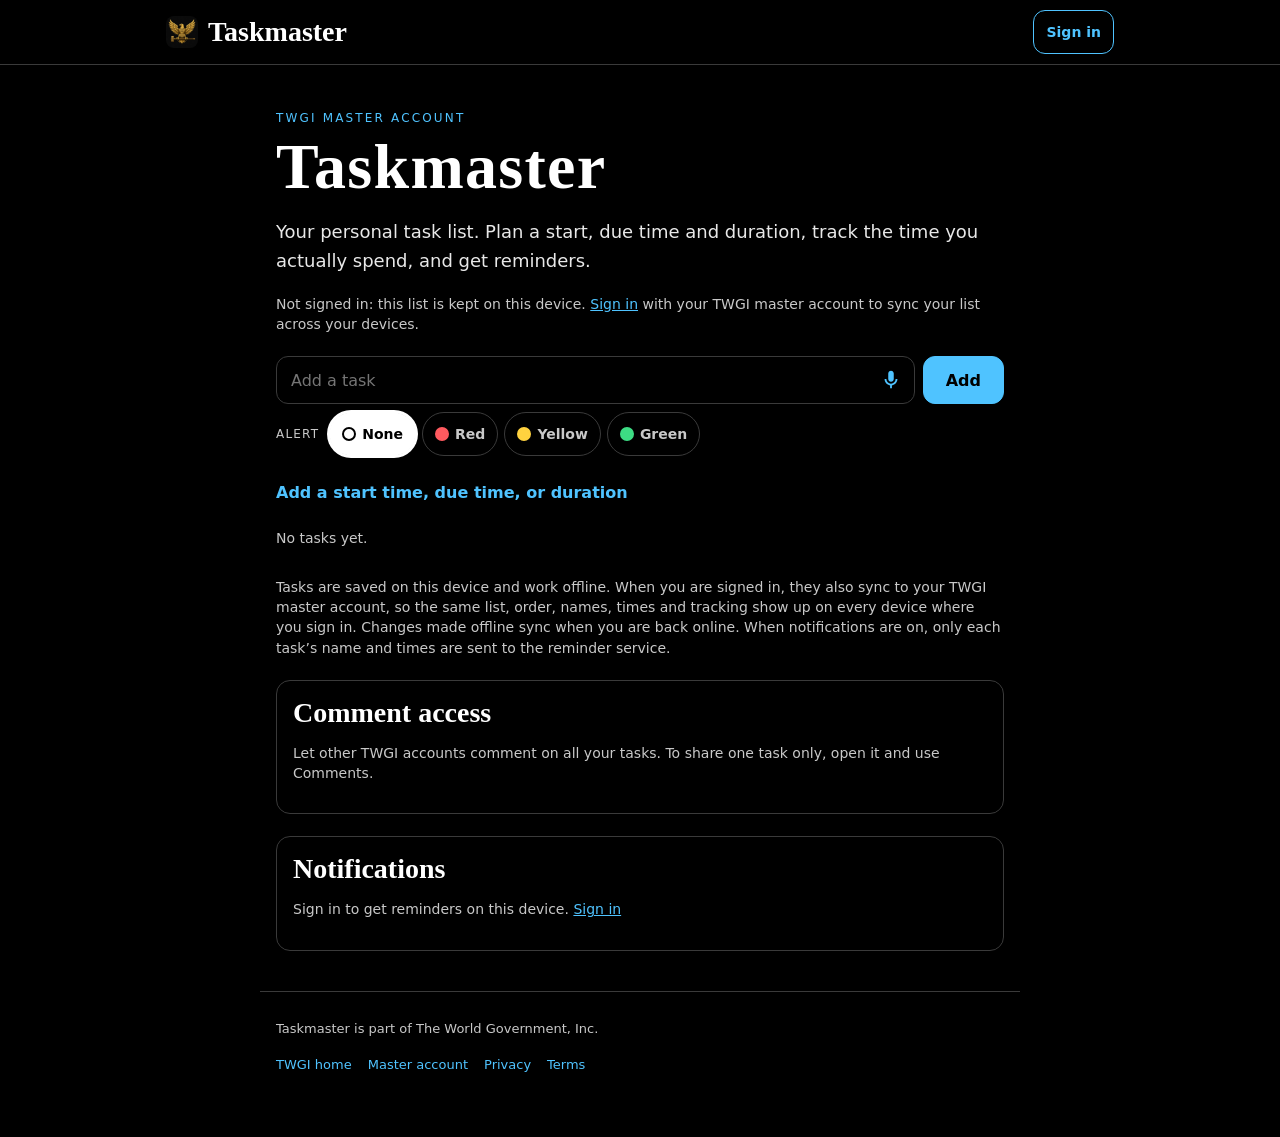
<file: index.html>
<!DOCTYPE html>
<html lang="en">
<head>
<meta charset="utf-8">
<meta name="viewport" content="width=device-width,initial-scale=1,viewport-fit=cover">
<title>Taskmaster — The World Government, Inc.</title>
<meta name="description" content="Taskmaster: a personal task list for your TWGI master account.">
<link rel="canonical" href="https://taskmaster.theworldgovernmentincorporated.com/">
<link rel="manifest" href="/manifest.webmanifest">
<meta name="theme-color" content="#000000">
<meta name="mobile-web-app-capable" content="yes">
<meta name="apple-mobile-web-app-capable" content="yes">
<meta name="apple-mobile-web-app-status-bar-style" content="black">
<meta name="apple-mobile-web-app-title" content="Taskmaster">
<link rel="icon" href="/icons/favicon-48.png" type="image/png" sizes="48x48">
<link rel="icon" href="/icons/icon-192.png" type="image/png" sizes="192x192">
<link rel="apple-touch-icon" sizes="180x180" href="/icons/apple-touch-icon.png">
<link rel="stylesheet" href="/assets/app.css">
</head>
<body>
<a class="skip" href="#main">Skip to content</a>
<header class="app-header">
  <div class="app-bar">
    <p class="app-name"><a href="/"><img src="/icons/icon-192.png" alt="" width="32" height="32">Taskmaster</a><span class="offline-pill" id="offline-pill" hidden>Offline</span></p>
    <div class="account-slot" data-account-slot></div>
  </div>
</header>
<main class="page" id="main">
  <p class="eyebrow">TWGI master account</p>
  <h1>Taskmaster</h1>
  <p class="lead">Your personal task list. Plan a start, due time and duration, track the time you actually spend, and get reminders.</p>
  <p class="note" id="who-note">Not signed in: this list is kept on this device. <a href="/login/">Sign in</a> with your TWGI master account to sync your list across your devices.</p>
  <p class="note sync-note" id="sync-note" role="status" aria-live="polite" hidden></p>
  <div class="flag" id="import-slot" role="region" aria-label="Import tasks" hidden></div>
  <div id="taskmaster-app" class="taskmaster"></div>
  <p class="note">Tasks are saved on this device and work offline. When you are signed in, they also sync to your TWGI master account, so the same list, order, names, times and tracking show up on every device where you sign in. Changes made offline sync when you are back online. When notifications are on, only each task’s name and times are sent to the reminder service.</p>
  <section class="panel" id="shared-with-me" aria-label="Shared with me" hidden></section>
  <section class="panel" id="list-sharing-wrap" aria-labelledby="list-sharing-h">
    <h2 id="list-sharing-h">Comment access</h2>
    <p class="note">Let other TWGI accounts comment on all your tasks. To share one task only, open it and use Comments.</p>
    <div id="list-sharing"><p class="note">Sign in to share your tasks for comments.</p></div>
  </section>
  <section class="panel" id="notify-panel" aria-label="Notifications"></section>
</main>
<footer class="app-footer">
  <p>Taskmaster is part of The World Government, Inc.</p>
  <nav aria-label="Footer">
    <a href="https://theworldgovernmentincorporated.com/">TWGI home</a>
    <a href="https://theworldgovernmentincorporated.com/account/">Master account</a>
    <a href="https://theworldgovernmentincorporated.com/privacy.html">Privacy</a>
    <a href="https://theworldgovernmentincorporated.com/terms.html">Terms</a>
  </nav>
</footer>
<script src="/assets/import.js"></script>
<script src="/assets/task-time.js"></script>
<script src="/assets/task-order.js"></script>
<script src="/assets/taskmaster.js"></script>
<script src="/assets/auto-update.js"></script>
<script src="/assets/app.js"></script>
<script src="/vendor/supabase.js"></script>
<script src="/assets/auth.js"></script>
<script src="/assets/cloud-sync.js"></script>
<script src="/assets/task-sync.js"></script>
<script src="/assets/push-core.js"></script>
<script src="/assets/push-ui.js"></script>
<script src="/assets/comments.js"></script>
</body>
</html>
</file>
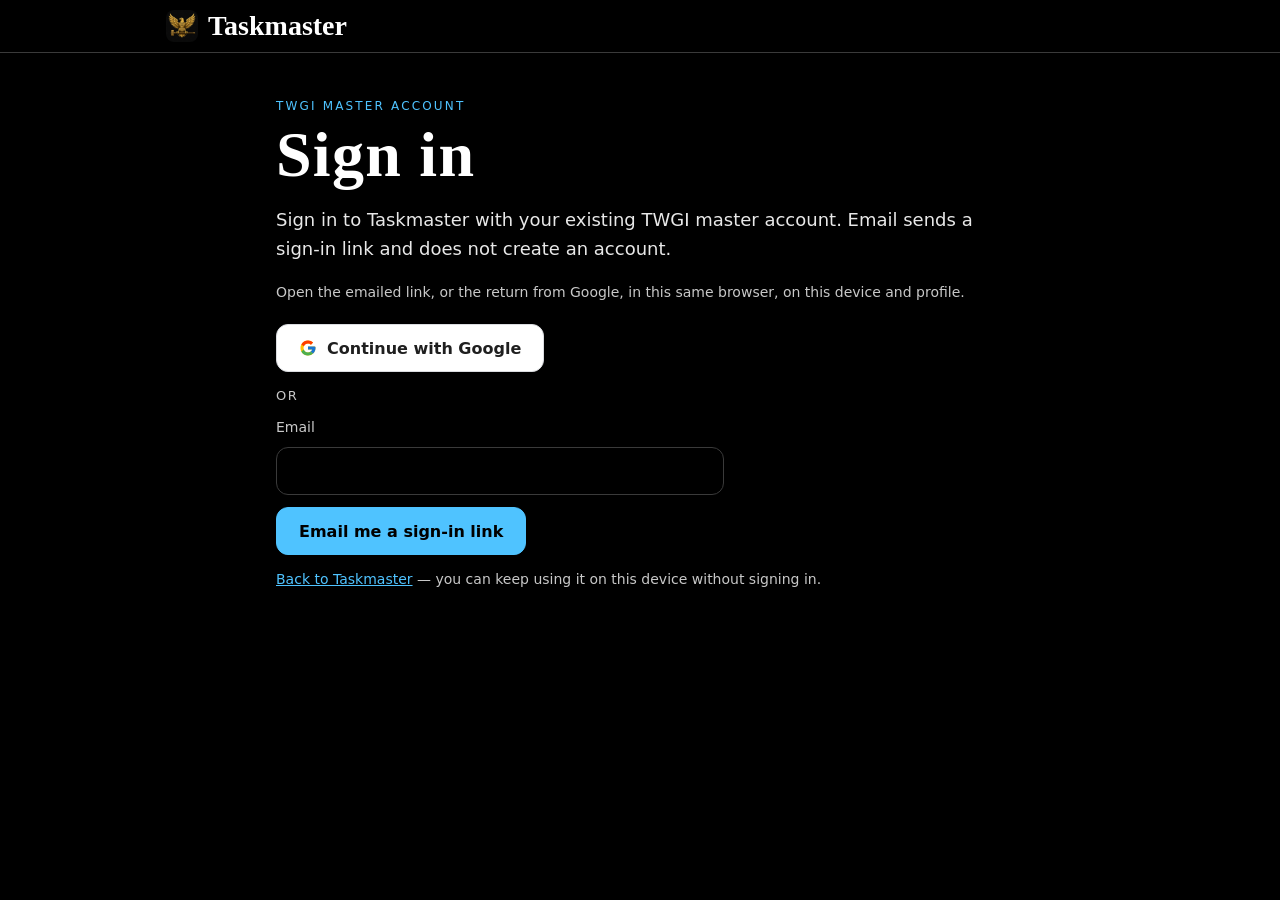
<file: login/index.html>
<!DOCTYPE html>
<html lang="en">
<head>
<meta charset="utf-8">
<meta name="viewport" content="width=device-width,initial-scale=1,viewport-fit=cover">
<title>Sign in — Taskmaster</title>
<meta name="robots" content="noindex">
<link rel="canonical" href="https://taskmaster.theworldgovernmentincorporated.com/login/">
<link rel="manifest" href="/manifest.webmanifest">
<meta name="theme-color" content="#000000">
<meta name="apple-mobile-web-app-capable" content="yes">
<meta name="apple-mobile-web-app-title" content="Taskmaster">
<link rel="icon" href="/icons/favicon-48.png" type="image/png" sizes="48x48">
<link rel="apple-touch-icon" sizes="180x180" href="/icons/apple-touch-icon.png">
<link rel="stylesheet" href="/assets/app.css">
</head>
<body>
<a class="skip" href="#main">Skip to content</a>
<header class="app-header">
  <div class="app-bar">
    <p class="app-name"><a href="/"><img src="/icons/icon-192.png" alt="" width="32" height="32">Taskmaster</a></p>
  </div>
</header>
<main class="page" id="main">
  <p class="eyebrow">TWGI master account</p>
  <h1>Sign in</h1>
  <p class="lead">Sign in to Taskmaster with your existing TWGI master account. Email sends a sign-in link and does not create an account.</p>
  <p class="note">Open the emailed link, or the return from Google, in this same browser, on this device and profile.</p>
  <form class="signin" id="login-form" method="post" action="/login/" novalidate onsubmit="return false">
    <button class="take google-btn" type="button" id="login-google" disabled><svg viewBox="0 0 48 48" aria-hidden="true"><path fill="#FFC107" d="M43.6 20.5H42V20H24v8h11.3C33.7 32.7 29.2 36 24 36c-6.6 0-12-5.4-12-12s5.4-12 12-12c3.1 0 5.8 1.2 7.9 3.1l5.7-5.7C34 6.1 29.3 4 24 4 12.9 4 4 12.9 4 24s8.9 20 20 20 20-8.9 20-20c0-1.3-.1-2.4-.4-3.5z"/><path fill="#FF3D00" d="M6.3 14.7l6.6 4.8C14.7 15.1 19 12 24 12c3.1 0 5.8 1.2 7.9 3.1l5.7-5.7C34 6.1 29.3 4 24 4 16.3 4 9.7 8.3 6.3 14.7z"/><path fill="#4CAF50" d="M24 44c5.2 0 9.9-2 13.4-5.2l-6.2-5.2C29.2 35.1 26.7 36 24 36c-5.2 0-9.6-3.3-11.3-8l-6.5 5C9.5 39.6 16.2 44 24 44z"/><path fill="#1976D2" d="M43.6 20.5H42V20H24v8h11.3c-.8 2.2-2.2 4.2-4.1 5.6l6.2 5.2C37 39.2 44 34 44 24c0-1.3-.1-2.4-.4-3.5z"/></svg>Continue with Google</button>
    <p class="or">or</p>
    <label for="login-email">Email</label>
    <input id="login-email" type="email" autocomplete="username" inputmode="email" required disabled>
    <button class="take" type="submit" id="login-submit" disabled>Email me a sign-in link</button>
  </form>
  <p class="note" id="login-status" role="status" aria-live="polite"></p>
  <div class="signin" id="login-session" hidden>
    <p class="lead" id="login-who"></p>
    <a class="take" href="/">Open my tasks</a>
    <button class="take ghost" type="button" id="login-out">Sign out</button>
  </div>
  <p class="note"><a href="/">Back to Taskmaster</a> — you can keep using it on this device without signing in.</p>
</main>
<script>if('serviceWorker' in navigator)navigator.serviceWorker.register('/sw.js').catch(function(){});</script>
<script src="/vendor/supabase.js"></script>
<script src="/assets/login.js"></script>
</body>
</html>
</file>
<file: assets/app.css>
:root{--bg:#000;--line:#3a3a3a;--sky:#4fc3ff;--text:#fff;--mute:#c8c8c8}
*{box-sizing:border-box}
[hidden]{display:none !important}
html{color-scheme:dark}
html,body{margin:0;min-height:100%}
body{background:var(--bg);color:var(--text);font-family:Inter,system-ui,-apple-system,"Segoe UI",Roboto,sans-serif;min-height:100vh;display:flex;flex-direction:column;align-items:center;padding:0 0 40px}
.serif{font-family:"Cormorant Garamond",Georgia,"Times New Roman",serif}
.skip{position:absolute;left:12px;top:-40px;z-index:30;background:#000;color:var(--sky);padding:8px 12px;border-radius:8px;border:1px solid var(--sky)}
.skip:focus{top:12px}
.app-header{position:sticky;top:0;z-index:20;align-self:stretch;width:100%;background:#000;border-bottom:1px solid var(--line)}
.app-bar{display:flex;flex-wrap:wrap;gap:10px 16px;align-items:center;max-width:980px;margin:0 auto;padding:10px 16px}
.app-name{margin:0;flex:1 1 160px;min-width:0;display:flex;align-items:center;gap:10px}
.app-name a{color:#fff;text-decoration:none;font-family:"Cormorant Garamond",Georgia,serif;font-size:clamp(22px,3vw,28px);font-weight:600;line-height:1.1;display:flex;align-items:center;gap:10px}
.app-name img{width:32px;height:32px;border-radius:8px;flex:none}
.account-slot{margin-left:auto;display:flex;align-items:center;min-width:0;max-width:min(52vw,16rem)}
.account-slot a,.account-slot button{display:flex;align-items:center;gap:8px;min-width:0;max-width:100%;min-height:44px;padding:0 12px;border-radius:12px;border:1px solid var(--sky);background:#000;color:var(--sky);text-decoration:none;font:inherit;font-size:14px;font-weight:600;cursor:pointer}
.account-slot a:hover,.account-slot button:hover{background:var(--sky);color:#000}
.account-pending{display:inline-block;width:32px;height:32px;border-radius:50%;border:1px solid var(--line)}
.account-avatar{width:28px;height:28px;border-radius:50%;object-fit:cover;flex:none;display:inline-flex;align-items:center;justify-content:center;border:1px solid var(--sky);background:#000;color:var(--sky);font-size:11px;overflow:hidden}
.account-name{min-width:0;overflow:hidden;text-overflow:ellipsis;white-space:nowrap}
.page{align-self:stretch;width:100%;max-width:760px;margin:0 auto;padding:28px 16px 0}
.page h1{font-family:"Cormorant Garamond",Georgia,serif;font-size:clamp(40px,8vw,64px);font-weight:600;line-height:1.05;margin:8px 0 0;letter-spacing:.02em;color:#fff}
.eyebrow{margin:18px 0 0;color:var(--sky);letter-spacing:.18em;text-transform:uppercase;font-size:12px}
.lead{font-size:18px;line-height:1.6;color:#e8e8e8}
.note{color:var(--mute);font-size:14px;line-height:1.45}
.note a{color:var(--sky)}
.flag{margin:16px 0 0;padding:12px;border:1px solid var(--sky);border-radius:12px;color:#fff;font-size:15px;line-height:1.45}
.flag .actions{display:flex;flex-wrap:wrap;gap:8px;margin-top:10px}
.take{display:inline-flex;align-items:center;justify-content:center;margin-top:8px;min-height:48px;padding:0 22px;border-radius:12px;border:1px solid var(--sky);text-decoration:none;font:inherit;font-weight:600;background:var(--sky);color:#000;cursor:pointer}
.take:hover{filter:brightness(1.08)}
.take:disabled{opacity:.6;cursor:not-allowed}
.ghost{background:#000;color:var(--sky)}
.google-btn{display:inline-flex;align-items:center;gap:10px;background:#fff;color:#1f1f1f;border-color:#dadce0}
.google-btn svg{width:18px;height:18px;flex:none}
.signin{margin-top:22px;display:grid;gap:12px;max-width:28rem}
.signin label{font-size:14px;color:var(--mute)}
.signin input{width:100%;min-height:48px;padding:0 14px;border-radius:12px;border:1px solid var(--line);background:#000;color:#fff;font:inherit;font-size:16px}
.signin .take{margin-top:0;justify-self:start}
.or{color:var(--mute);font-size:13px;letter-spacing:.12em;text-transform:uppercase;margin:4px 0}
.taskmaster{margin-top:22px;min-width:0}
.task-form{display:flex;flex-wrap:wrap;gap:8px;align-items:center;margin-top:12px;max-width:100%}
.task-mic-wrap{position:relative;flex:1 1 12rem;min-width:0}
.task-input{width:100%;min-width:0;min-height:48px;padding:0 14px;padding-right:52px;border-radius:12px;border:1px solid var(--line);background:#000;color:#fff;font:inherit;font-size:16px}
.task-mic{position:absolute;right:4px;top:50%;transform:translateY(-50%);width:40px;height:40px;min-width:40px;min-height:40px;margin:0;padding:0;border:0;border-radius:10px;background:transparent;color:var(--sky);display:flex;align-items:center;justify-content:center;cursor:pointer;-webkit-tap-highlight-color:transparent}
.task-mic svg{width:22px;height:22px;display:block}
.task-mic:disabled{opacity:.4;cursor:not-allowed}
.task-mic.is-listening,.task-mic[aria-pressed="true"]{color:#ff6b6b}
.task-mic.is-listening svg{animation:task-mic-pulse 1s ease-in-out infinite}
@keyframes task-mic-pulse{0%,100%{opacity:1}50%{opacity:.4}}
.task-mic-wrap.is-listening .task-input{color:var(--mute);font-style:italic}
.task-mic-wrap.is-listening .task-input::placeholder{color:var(--mute);font-style:italic;opacity:1}
.task-add{margin-top:0}
.task-list{list-style:none;margin:12px 0 0;padding:0;display:grid;gap:8px}
.task-row{display:flex;align-items:center;gap:8px;min-width:0}
.task-title{flex:1;min-width:0;overflow-wrap:anywhere;line-height:1.4}
.task-title.is-done{color:var(--mute);text-decoration:line-through}
.task-check{display:inline-flex;align-items:center;justify-content:center;min-width:44px;min-height:44px;flex:none}
.task-check input{width:22px;height:22px;accent-color:#4fc3ff}
.task-delete{appearance:none;flex:none;min-height:44px;padding:0 12px;border-radius:12px;border:1px solid var(--line);background:#000;color:var(--sky);font:inherit;font-weight:600;cursor:pointer}
.visually-hidden{position:absolute;width:1px;height:1px;padding:0;margin:-1px;overflow:hidden;clip:rect(0,0,0,0);white-space:nowrap;border:0}
.app-footer{align-self:stretch;max-width:760px;width:100%;margin:40px auto 0;padding:16px;border-top:1px solid var(--line);color:var(--mute);font-size:13px}
.app-footer nav{display:flex;flex-wrap:wrap;gap:6px 16px;margin-top:6px}
.app-footer a{color:var(--sky);text-decoration:none;min-height:32px;display:inline-flex;align-items:center}
.offline-pill{display:inline-block;margin-left:8px;padding:2px 8px;border-radius:999px;border:1px solid var(--line);color:var(--mute);font-size:12px}
a:focus-visible,button:focus-visible,input:focus-visible{outline:2px solid var(--sky);outline-offset:3px}
/* v3: schedule, timing, comments, notifications */
.panel{margin-top:22px;padding:16px;border:1px solid var(--line);border-radius:14px;min-width:0}
.panel h2{margin:0 0 8px;font-family:"Cormorant Garamond",Georgia,serif;font-size:28px;font-weight:600}
.task-row{display:block;padding:8px 0;border-bottom:1px solid var(--line)}
.task-row.is-focus{outline:2px solid var(--sky);outline-offset:4px;border-radius:10px}
.task-top{display:flex;align-items:center;gap:8px;min-width:0}
.task-meta{display:flex;flex-wrap:wrap;gap:6px;margin:4px 0 0 52px}
.task-tag{display:inline-flex;align-items:center;min-height:24px;padding:2px 8px;border-radius:999px;border:1px solid var(--line);color:var(--mute);font-size:12px;font-weight:600}
.task-tag.tag-plan{border-color:#2f5d75;color:#bfe7ff}
.task-tag.tag-actual{border-color:var(--sky);color:var(--sky)}
.task-tag.tag-running{border-color:#5fd38a;color:#5fd38a}
.task-tag.tag-late{border-color:#ff8a8a;color:#ff8a8a}
.task-tag.tag-incomplete{background:#b3261e;border-color:#ff6b6b;color:#fff}
.task-row.is-incomplete .task-title{color:#ffd2d2}
.task-actions{display:flex;flex-wrap:wrap;gap:8px;margin:6px 0 0 52px}
.mini{appearance:none;min-height:44px;padding:0 14px;border-radius:12px;border:1px solid var(--line);background:#000;color:var(--sky);font:inherit;font-weight:600;cursor:pointer}
.mini:disabled{opacity:.6}
.task-details,.task-new-times{margin:6px 0 0 52px}
.task-new-times{flex:1 1 100%;margin-left:0}
.task-details summary,.task-new-times summary,.task-comments summary{cursor:pointer;color:var(--sky);min-height:44px;display:flex;align-items:center;font-weight:600}
.task-fieldset{border:1px solid var(--line);border-radius:12px;margin:8px 0;padding:10px;display:grid;gap:8px;min-width:0}
.task-fieldset legend{padding:0 6px;font-weight:600}
.task-field{display:grid;gap:4px;font-size:14px;color:var(--mute)}
.task-field input,.task-field select,.comment-input,.comment-email{width:100%;min-width:0;min-height:44px;padding:8px 12px;border-radius:12px;border:1px solid var(--line);background:#000;color:#fff;font:inherit;font-size:16px}
.task-duration{display:flex;align-items:center;gap:6px}
.task-num{width:5.5em !important}
.task-compare p{margin:4px 0}
.task-comments{margin-top:8px}
.comment-list,.grant-list{list-style:none;margin:8px 0;padding:0;display:grid;gap:10px}
.comment{padding:10px;border:1px solid var(--line);border-radius:12px;min-width:0}
.comment-head{display:flex;align-items:center;gap:8px;flex-wrap:wrap}
.comment-time{color:var(--mute);font-size:12px}
.comment-body{margin:6px 0 0;white-space:pre-wrap;overflow-wrap:anywhere}
.comment-actions{display:flex;gap:8px;margin-top:6px}
.comment-input{min-height:88px;resize:vertical}
.comment-grants{margin-top:12px;padding-top:8px;border-top:1px dashed var(--line)}
.grants-h{font-size:15px;margin:0}
.grant{display:flex;align-items:center;justify-content:space-between;gap:8px;overflow-wrap:anywhere}
.opt{display:flex;align-items:center;gap:10px;min-height:44px}
.opt input{width:20px;height:20px;accent-color:#4fc3ff;flex:none}
.push-ios-hint{border-color:#ffd27a}
@media (max-width:480px){.task-meta,.task-actions,.task-details{margin-left:0}}
/* v4: manual order */
.task-handle{appearance:none;flex:none;display:inline-flex;align-items:center;justify-content:center;width:44px;min-height:44px;padding:0;border:1px solid var(--line);border-radius:12px;background:#000;color:var(--mute);cursor:grab;touch-action:none;-webkit-user-select:none;user-select:none;-webkit-touch-callout:none}
.task-handle svg{fill:currentColor}
.task-handle:active{cursor:grabbing;color:var(--sky);border-color:var(--sky)}
.task-move{display:inline-flex;gap:8px;margin-left:auto}
.task-move-btn{padding:0 12px}
.task-move-btn:disabled{opacity:.35;cursor:default}
.task-list.is-sorting{-webkit-user-select:none;user-select:none}
.task-row.is-dragging{position:relative;z-index:5;background:#0b0b0b;border:1px solid var(--sky);border-radius:12px;box-shadow:0 8px 24px rgba(0,0,0,.7)}
.task-row.drop-before{box-shadow:inset 0 3px 0 var(--sky)}
.task-row.drop-after{box-shadow:inset 0 -3px 0 var(--sky)}
@media (max-width:480px){.task-move{margin-left:0}}

/* v5: rename a task */
.task-name{flex:1;min-width:0;display:flex;flex-wrap:wrap;align-items:center;gap:8px}
.task-name .task-title{flex:1 1 8rem;min-width:0;overflow-wrap:anywhere;line-height:1.4}
.task-rename-input{flex:1 1 12rem;min-width:0;margin:0}
.task-rename-actions{display:flex;flex-wrap:wrap;gap:8px;flex:1 1 100%}

/* v5: full-page task — stats first, settings below the fold */
html.is-task-page, html.is-task-page body{overflow:hidden;height:100%;height:100dvh;margin:0;padding:0}
html.is-task-page body > *:not([data-task-page]){display:none !important}
.task-page{display:block;position:fixed;inset:0;z-index:40;width:100%;height:100%;height:100dvh;background:var(--bg);color:var(--text);overflow-x:hidden;overflow-y:auto;-webkit-overflow-scrolling:touch;scroll-snap-type:y mandatory;scroll-behavior:smooth}
.task-page-inner{min-width:0}
.task-back{appearance:none;display:inline-flex;align-items:center;min-height:44px;padding:0 8px;margin:0;border:0;background:transparent;color:var(--sky);font:inherit;font-weight:600;cursor:pointer}
.task-stats{min-height:100%;min-height:100dvh;min-height:100svh;scroll-snap-align:start;scroll-snap-stop:always;display:flex;flex-direction:column;padding:max(12px, env(safe-area-inset-top, 0px)) 20px 12px;box-sizing:border-box;max-width:760px;margin:0 auto}
.task-stats-body{flex:1;display:flex;flex-direction:column;justify-content:center;gap:4px;min-width:0}
.task-stats-name{font-family:"Cormorant Garamond",Georgia,serif;font-size:clamp(32px,8vw,56px);font-weight:600;line-height:1.1;margin:0 0 16px;overflow-wrap:anywhere}
.task-stat-row{display:flex;justify-content:space-between;align-items:baseline;gap:16px;border-bottom:1px solid var(--line);padding:10px 0;min-width:0}
.task-stat-label{color:var(--mute);font-size:12px;letter-spacing:.1em;text-transform:uppercase;flex:none}
.task-stat-value{font-weight:600;text-align:right;overflow-wrap:anywhere;min-width:0}
.task-stat-status{display:inline-flex;flex-wrap:wrap;gap:8px;align-items:center;justify-content:flex-end}
.task-stats-hint{appearance:none;margin-top:12px;display:flex;flex-direction:column;align-items:center;justify-content:center;gap:2px;width:100%;min-height:44px;padding:10px;border:0;background:transparent;color:var(--mute);font:inherit;font-size:12px;letter-spacing:.12em;text-transform:uppercase;cursor:pointer}
.task-stats-chevron{font-size:22px;line-height:1;color:var(--sky)}
.task-settings{min-height:100%;min-height:100dvh;min-height:100svh;scroll-snap-align:start;padding:20px 16px calc(40px + env(safe-area-inset-bottom, 0px));box-sizing:border-box;max-width:760px;margin:0 auto}
.task-settings h2{margin:0 0 12px;font-family:"Cormorant Garamond",Georgia,serif;font-size:32px;font-weight:600}
.task-settings h3{margin:16px 0 8px;font-size:18px}
.task-settings .task-actions{margin-left:0}
.task-row{cursor:pointer}

/* v6: cloud sync status and "Update ready" notice */
.sync-note { margin-top: -.25rem; }
.update-ready { position: fixed; left: 50%; bottom: calc(12px + env(safe-area-inset-bottom, 0px)); transform: translateX(-50%); z-index: 1000; background: #111; color: #fff; border: 1px solid #444; border-radius: 10px; padding: .5rem .75rem; display: flex; gap: .5rem; align-items: center; font-size: .95rem; box-shadow: 0 4px 16px rgba(0,0,0,.4); }
/* v8: priority (red / yellow / green) */
:root{--pri-red:#ff5a5f;--pri-yellow:#ffd23f;--pri-green:#3ddc84}
.task-new-priority{flex:1 1 100%;display:flex;flex-wrap:wrap;align-items:center;gap:6px 10px;min-width:0}
.task-new-priority-label{color:var(--mute);font-size:12px;letter-spacing:.1em;text-transform:uppercase}
.priority-picker{display:flex;flex-wrap:wrap;gap:6px;min-width:0}
.priority-opt{position:relative;display:inline-flex;align-items:center;gap:6px;min-height:44px;padding:0 12px;border-radius:999px;border:1px solid var(--line);color:var(--mute);font-size:14px;font-weight:600;cursor:pointer;user-select:none;-webkit-tap-highlight-color:transparent}
.priority-opt input{position:absolute;inset:0;width:100%;height:100%;margin:0;opacity:0;cursor:pointer}
.priority-dot{width:14px;height:14px;border-radius:50%;border:2px solid var(--mute);box-sizing:border-box;flex:none}
.priority-red .priority-dot{background:var(--pri-red);border-color:var(--pri-red)}
.priority-yellow .priority-dot{background:var(--pri-yellow);border-color:var(--pri-yellow)}
.priority-green .priority-dot{background:var(--pri-green);border-color:var(--pri-green)}
.priority-opt:has(input:checked){color:#000;border-color:#fff;box-shadow:0 0 0 2px #fff}
.priority-opt.priority-none:has(input:checked){background:#fff}
.priority-opt.priority-red:has(input:checked){background:var(--pri-red)}
.priority-opt.priority-yellow:has(input:checked){background:var(--pri-yellow)}
.priority-opt.priority-green:has(input:checked){background:var(--pri-green)}
.priority-opt:has(input:checked) .priority-dot{border-color:#000}
.priority-opt:has(input:focus-visible){outline:2px solid var(--sky);outline-offset:3px}
.task-tag.tag-priority-red{background:var(--pri-red);border-color:var(--pri-red);color:#000}
.task-tag.tag-priority-yellow{background:var(--pri-yellow);border-color:var(--pri-yellow);color:#000}
.task-tag.tag-priority-green{background:var(--pri-green);border-color:var(--pri-green);color:#000}
.task-row.has-priority{border-left:5px solid transparent;padding-left:8px;margin-left:-13px}
.task-row.pri-red{border-left-color:var(--pri-red)}
.task-row.pri-yellow{border-left-color:var(--pri-yellow)}
.task-row.pri-green{border-left-color:var(--pri-green)}
.task-stat-priority{display:inline-flex;justify-content:flex-end}
</file>
